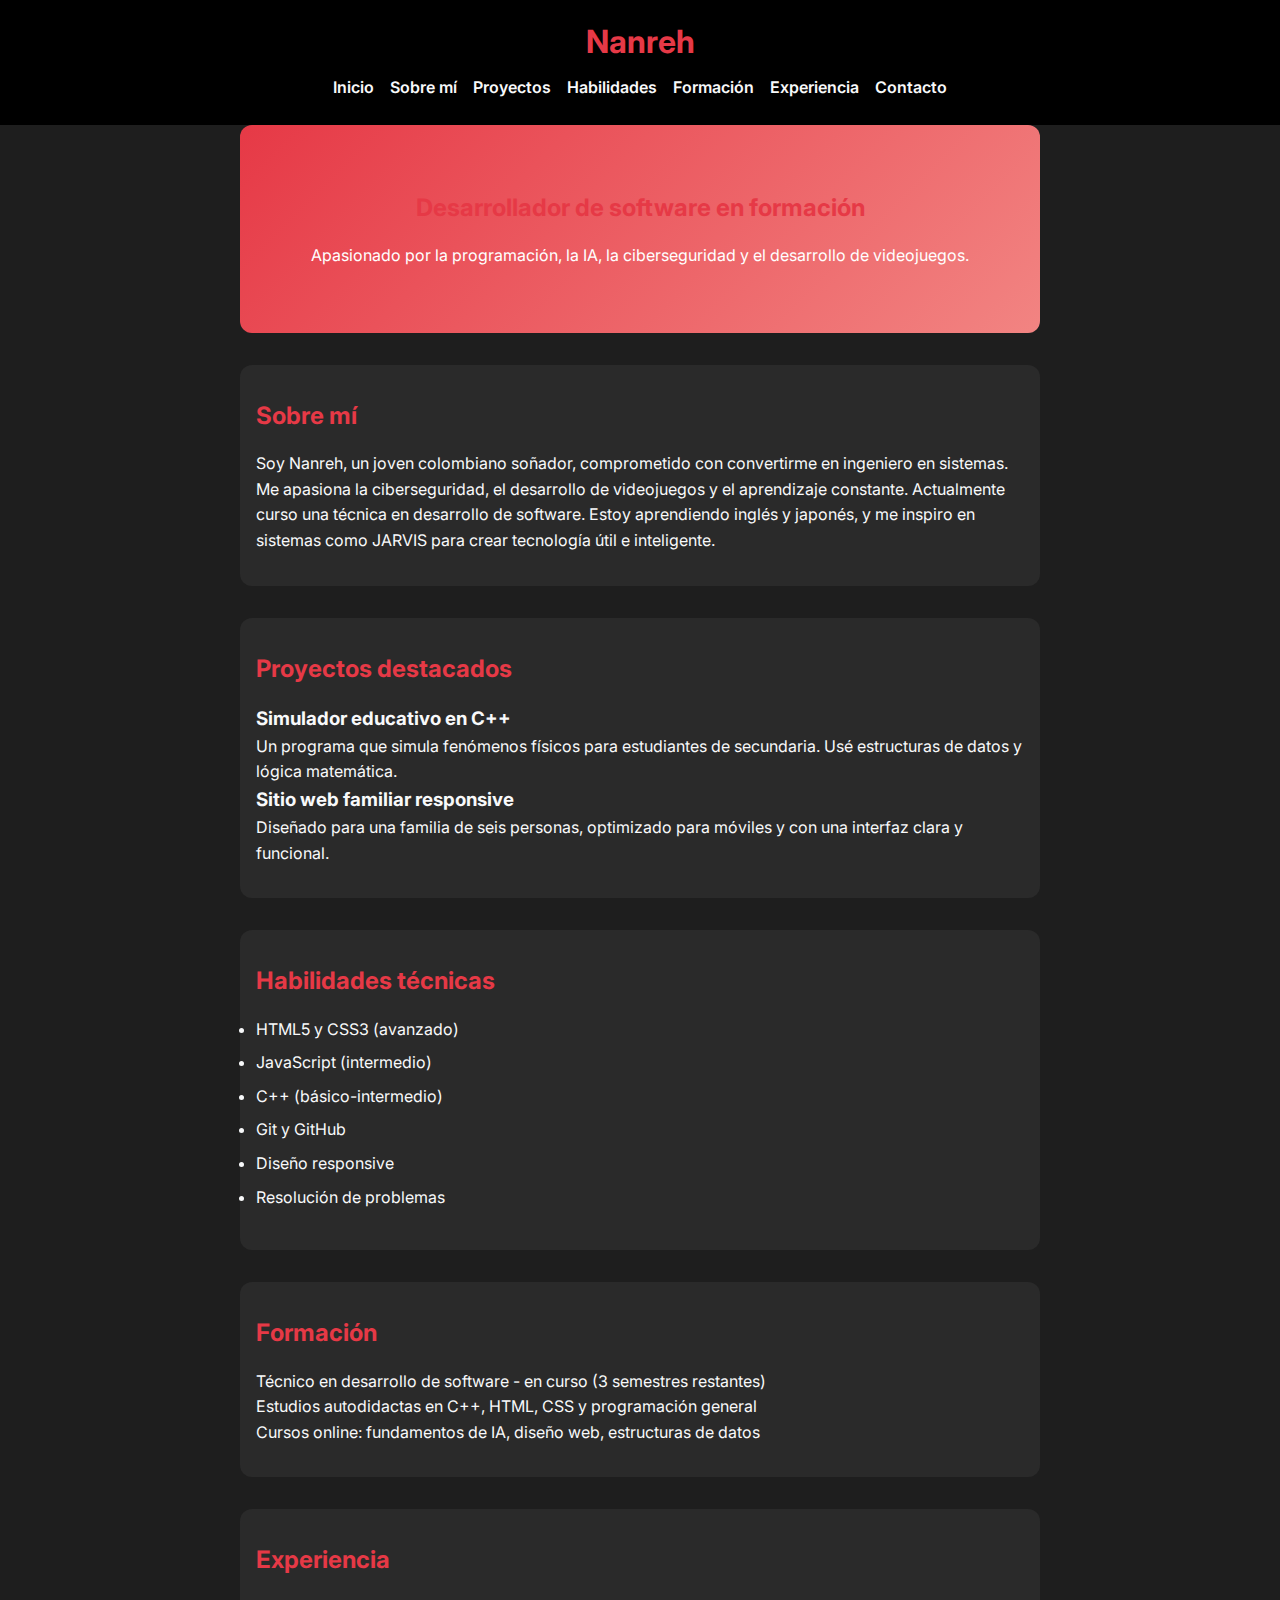
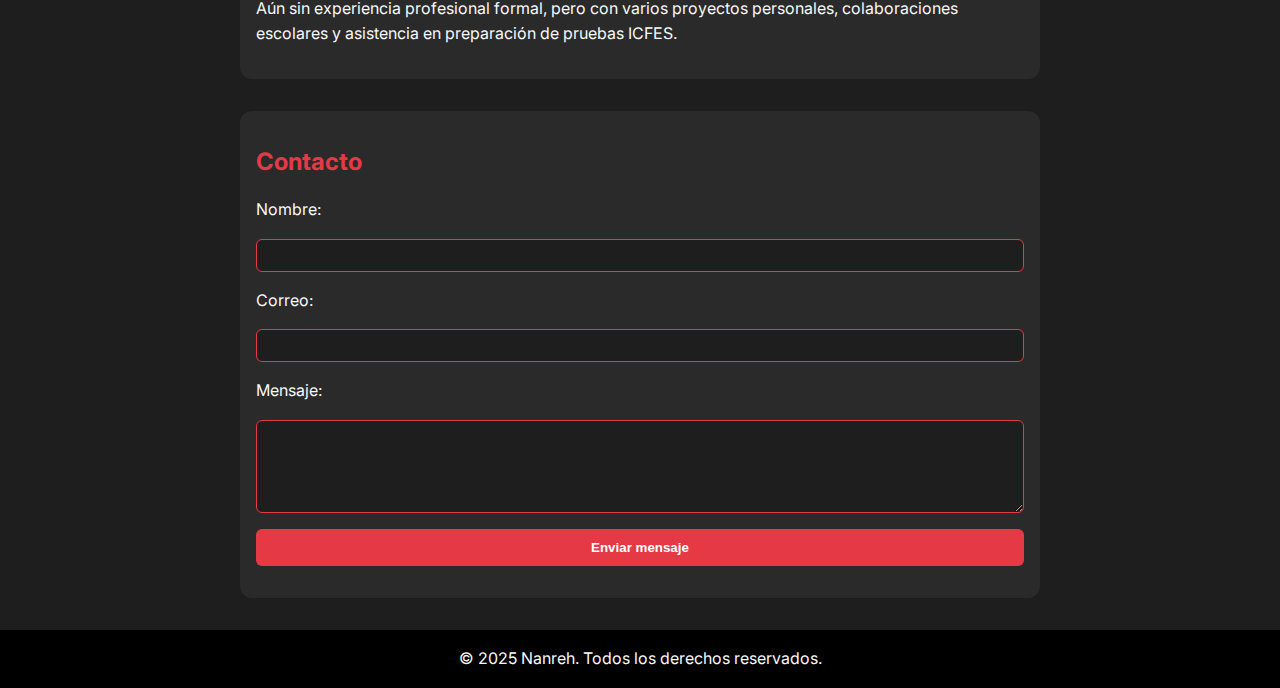
<file: index.html>
<!DOCTYPE html>
<html lang="es">
<head>
    <meta charset="UTF-8">
    <meta name="viewport" content="width=device-width, initial-scale=1.0">
    <title>Portafolio de Nanreh</title>
    <link href="https://fonts.googleapis.com/css2?family=Inter:wght@400;600;800&display=swap" rel="stylesheet">
    <link rel="stylesheet" href="estilos_portafolio.css">
</head>
<body>

    <header>
        <nav>
            <h1>Nanreh</h1>
            <ul>
                <li><a href="#inicio">Inicio</a></li>
                <li><a href="#sobre-mi">Sobre mí</a></li>
                <li><a href="#proyectos">Proyectos</a></li>
                <li><a href="#habilidades">Habilidades</a></li>
                <li><a href="#formacion">Formación</a></li>
                <li><a href="#experiencia">Experiencia</a></li>
                <li><a href="#contacto">Contacto</a></li>
            </ul>
        </nav>
    </header>

    <section id="inicio" class="hero">
        <h2>Desarrollador de software en formación</h2>
        <p>Apasionado por la programación, la IA, la ciberseguridad y el desarrollo de videojuegos.</p>
    </section>

    <section id="sobre-mi">
        <h2>Sobre mí</h2>
        <p>Soy Nanreh, un joven colombiano soñador, comprometido con convertirme en ingeniero en sistemas. Me apasiona la ciberseguridad, el desarrollo de videojuegos y el aprendizaje constante. Actualmente curso una técnica en desarrollo de software. Estoy aprendiendo inglés y japonés, y me inspiro en sistemas como JARVIS para crear tecnología útil e inteligente.</p>
    </section>

    <section id="proyectos">
        <h2>Proyectos destacados</h2>
        <article>
            <h3>Simulador educativo en C++</h3>
            <p>Un programa que simula fenómenos físicos para estudiantes de secundaria. Usé estructuras de datos y lógica matemática.</p>
        </article>
        <article>
            <h3>Sitio web familiar responsive</h3>
            <p>Diseñado para una familia de seis personas, optimizado para móviles y con una interfaz clara y funcional.</p>
        </article>
    </section>

    <section id="habilidades">
        <h2>Habilidades técnicas</h2>
        <ul>
            <li>HTML5 y CSS3 (avanzado)</li>
            <li>JavaScript (intermedio)</li>
            <li>C++ (básico-intermedio)</li>
            <li>Git y GitHub</li>
            <li>Diseño responsive</li>
            <li>Resolución de problemas</li>
        </ul>
    </section>

    <section id="formacion">
        <h2>Formación</h2>
        <p>Técnico en desarrollo de software - en curso (3 semestres restantes)</p>
        <p>Estudios autodidactas en C++, HTML, CSS y programación general</p>
        <p>Cursos online: fundamentos de IA, diseño web, estructuras de datos</p>
    </section>

    <section id="experiencia">
        <h2>Experiencia</h2>
        <p>Aún sin experiencia profesional formal, pero con varios proyectos personales, colaboraciones escolares y asistencia en preparación de pruebas ICFES.</p>
    </section>

    <section id="contacto">
        <h2>Contacto</h2>
        <form action="#" method="post">
            <label for="nombre">Nombre:</label>
            <input type="text" id="nombre" name="nombre" required>

            <label for="correo">Correo:</label>
            <input type="email" id="correo" name="correo" required>

            <label for="mensaje">Mensaje:</label>
            <textarea id="mensaje" name="mensaje" rows="5" required></textarea>

            <button type="submit">Enviar mensaje</button>
        </form>
    </section>

    <footer>
        <p>© 2025 Nanreh. Todos los derechos reservados.</p>
    </footer>

</body>
</html>
</file>
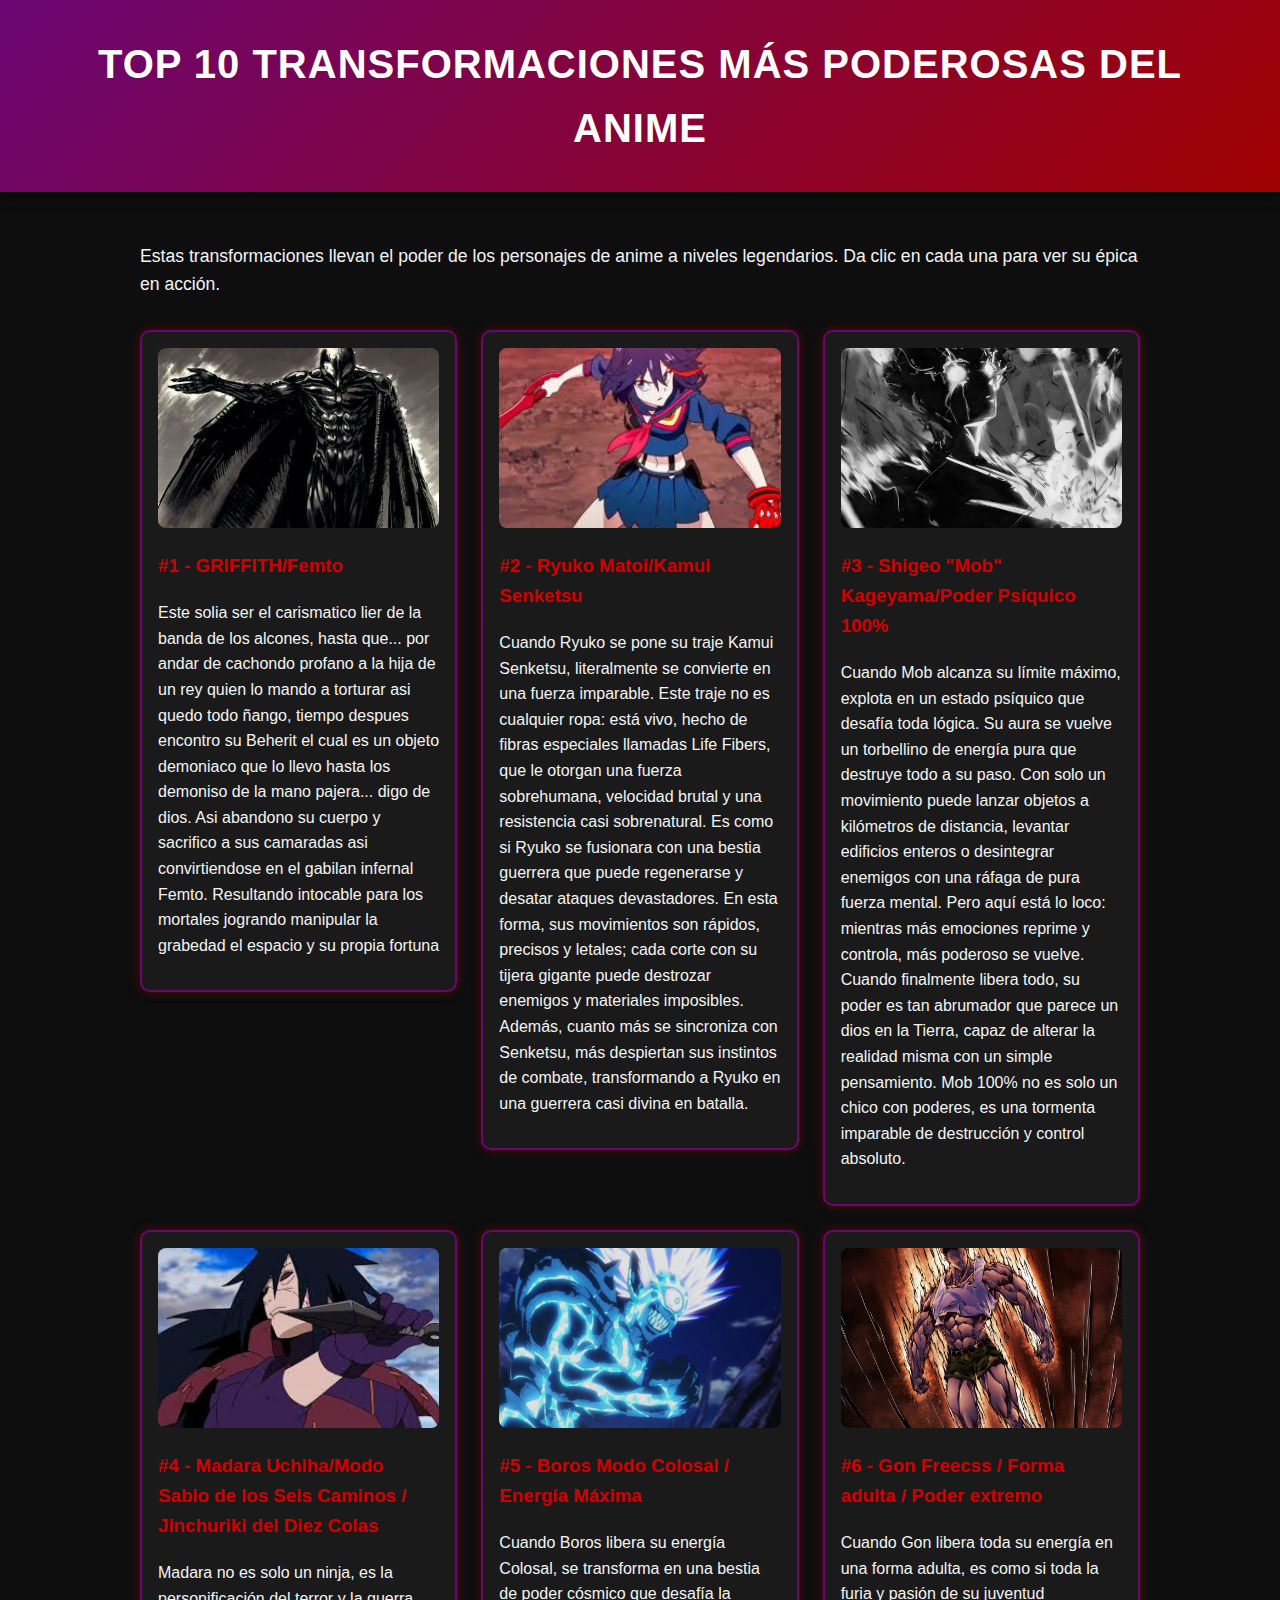
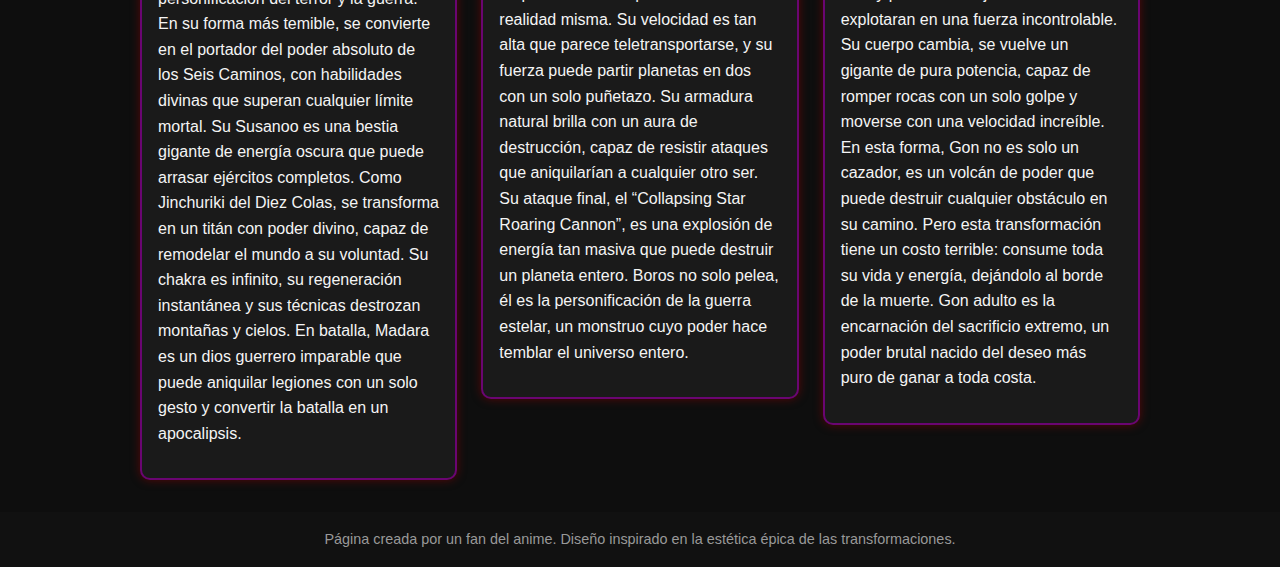
<file: GALERIA DE IMAGENES/index.html>
<!DOCTYPE html>
<html lang="es">
  <head>
    <meta charset="UTF-8" />
    <meta name="viewport" content="width=device-width, initial-scale=1.0" />
    <link rel="stylesheet" href="Styles.css" />
    <title>Top Transformaciones del Anime</title>
  </head>
  <body>
    <header>
      <h1>Top 10 Transformaciones Más Poderosas del Anime</h1>
    </header>

    <main>
      <section class="description">
        <p>
          Estas transformaciones llevan el poder de los personajes de anime a
          niveles legendarios. Da clic en cada una para ver su épica en acción.
        </p>
      </section>

      <section class="card-container">
        <a
          href="https://youtube.com/shorts/ktHcSXMHal4?si=SYfTflkUBI1GuKGV"
          target="_blank"
          class="card-link"
        >
          <article class="card">
            <img
              src="img/femto.jpg"
              alt="Ultra Instinto Goku"
              class="card-img"
            />
            <h3>#1 - GRIFFITH/Femto</h3>
            <p>
              Este solia ser el carismatico lier de la banda de los alcones,
              hasta que... por andar de cachondo profano a la hija de un rey
              quien lo mando a torturar asi quedo todo ñango, tiempo despues
              encontro su Beherit el cual es un objeto demoniaco que lo llevo
              hasta los demoniso de la mano pajera... digo de dios. Asi abandono
              su cuerpo y sacrifico a sus camaradas asi convirtiendose en el
              gabilan infernal Femto. Resultando intocable para los mortales
              jogrando manipular la grabedad el espacio y su propia fortuna
            </p>
          </article>
        </a>

        <a
          href="https://youtu.be/P3OQ8eLFSjE?si=iENVu3T5erkIzPUE"
          target="_blank"
          class="card-link"
        >
          <article class="card">
            <img
              src="img/Ryuko.jpg"
              alt="Modo Baryon Naruto"
              class="card-img"
            />
            <h3>#2 - Ryuko Matoi/Kamui Senketsu</h3>
            <p>
              Cuando Ryuko se pone su traje Kamui Senketsu, literalmente se
              convierte en una fuerza imparable. Este traje no es cualquier
              ropa: está vivo, hecho de fibras especiales llamadas Life Fibers,
              que le otorgan una fuerza sobrehumana, velocidad brutal y una
              resistencia casi sobrenatural. Es como si Ryuko se fusionara con
              una bestia guerrera que puede regenerarse y desatar ataques
              devastadores. En esta forma, sus movimientos son rápidos, precisos
              y letales; cada corte con su tijera gigante puede destrozar
              enemigos y materiales imposibles. Además, cuanto más se sincroniza
              con Senketsu, más despiertan sus instintos de combate,
              transformando a Ryuko en una guerrera casi divina en batalla.
            </p>
          </article>
        </a>

        <a
          href="https://youtube.com/shorts/_qZGRPxARYw?si=LYDN0mPJvuLdnh9M"
          target="_blank"
          class="card-link"
        >
          <article class="card">
            <img
              src="img/mob.jpg"
              alt="Sukuna Jujutsu Kaisen"
              class="card-img"
            />
            <h3>#3 - Shigeo "Mob" Kageyama/Poder Psíquico 100%</h3>
            <p>
              Cuando Mob alcanza su límite máximo, explota en un estado psíquico
              que desafía toda lógica. Su aura se vuelve un torbellino de
              energía pura que destruye todo a su paso. Con solo un movimiento
              puede lanzar objetos a kilómetros de distancia, levantar edificios
              enteros o desintegrar enemigos con una ráfaga de pura fuerza
              mental. Pero aquí está lo loco: mientras más emociones reprime y
              controla, más poderoso se vuelve. Cuando finalmente libera todo,
              su poder es tan abrumador que parece un dios en la Tierra, capaz
              de alterar la realidad misma con un simple pensamiento. Mob 100%
              no es solo un chico con poderes, es una tormenta imparable de
              destrucción y control absoluto.
            </p>
          </article>
        </a>

        <a
          href="https://youtube.com/shorts/-hg69nkc_3k?si=xznxfdAvMtXYGf-n"
          target="_blank"
          class="card-link"
        >
          <article class="card">
            <img
              src="img/madara.jpg"
              alt="Titan Fundador Eren"
              class="card-img"
            />
            <h3>
              #4 - Madara Uchiha/Modo Sabio de los Seis Caminos / Jinchuriki del
              Diez Colas
            </h3>
            <p>
              Madara no es solo un ninja, es la personificación del terror y la
              guerra. En su forma más temible, se convierte en el portador del
              poder absoluto de los Seis Caminos, con habilidades divinas que
              superan cualquier límite mortal. Su Susanoo es una bestia gigante
              de energía oscura que puede arrasar ejércitos completos. Como
              Jinchuriki del Diez Colas, se transforma en un titán con poder
              divino, capaz de remodelar el mundo a su voluntad. Su chakra es
              infinito, su regeneración instantánea y sus técnicas destrozan
              montañas y cielos. En batalla, Madara es un dios guerrero
              imparable que puede aniquilar legiones con un solo gesto y
              convertir la batalla en un apocalipsis.
            </p>
          </article>
        </a>

        <a
          href="https://youtube.com/shorts/aP29fyHKF7E?si=th5KjEFHqIFNuPgT"
          target="_blank"
          class="card-link"
        >
          <article class="card">
            <img
              src="img/boros.jpg"
              alt="Bankai Final Ichigo"
              class="card-img"
            />
            <h3>#5 - Boros Modo Colosal / Energía Máxima</h3>
            <p>
              Cuando Boros libera su energía Colosal, se transforma en una
              bestia de poder cósmico que desafía la realidad misma. Su
              velocidad es tan alta que parece teletransportarse, y su fuerza
              puede partir planetas en dos con un solo puñetazo. Su armadura
              natural brilla con un aura de destrucción, capaz de resistir
              ataques que aniquilarían a cualquier otro ser. Su ataque final, el
              “Collapsing Star Roaring Cannon”, es una explosión de energía tan
              masiva que puede destruir un planeta entero. Boros no solo pelea,
              él es la personificación de la guerra estelar, un monstruo cuyo
              poder hace temblar el universo entero.
            </p>
          </article>
        </a>

        <a
          href="https://youtube.com/shorts/4nDZMI2k8DE?si=Ux1-x2CKwid4fxez"
          target="_blank"
          class="card-link"
        >
          <article class="card">
            <img
              src="img/gon.jpg"
              alt="Dragon Force Natsu"
              class="card-img"
            />
            <h3>#6 - Gon Freecss / Forma adulta / Poder extremo</h3>
            <p>
              Cuando Gon libera toda su energía en una forma adulta, es como si
              toda la furia y pasión de su juventud explotaran en una fuerza
              incontrolable. Su cuerpo cambia, se vuelve un gigante de pura
              potencia, capaz de romper rocas con un solo golpe y moverse con
              una velocidad increíble. En esta forma, Gon no es solo un cazador,
              es un volcán de poder que puede destruir cualquier obstáculo en su
              camino. Pero esta transformación tiene un costo terrible: consume
              toda su vida y energía, dejándolo al borde de la muerte. Gon
              adulto es la encarnación del sacrificio extremo, un poder brutal
              nacido del deseo más puro de ganar a toda costa.
            </p>
          </article>
        </a>
      </section>
    </main>

    <footer>
      Página creada por un fan del anime. Diseño inspirado en la estética épica
      de las transformaciones.
    </footer>
  </body>
</html>
</file>
<file: GALERIA DE IMAGENES/Styles.css>
/* ====== Estilos globales y fondo oscuro anime ====== */
    body {
      margin: 0;
      font-family: 'Segoe UI', Tahoma, Geneva, Verdana, sans-serif;
      background-color: #0e0e0e;
      color: #f4f4f4;
      line-height: 1.6;
    }

    /* ====== Encabezado impactante ====== */
    header {
      background: linear-gradient(135deg, #6a0572, #a00000);
      padding: 2rem;
      text-align: center;
      color: #fff;
      box-shadow: 0 4px 10px rgba(0, 0, 0, 0.5);
    }

    header h1 {
      margin: 0;
      font-size: 2.5rem;
      text-transform: uppercase;
      letter-spacing: 1px;
    }

    /* ====== Contenido principal ====== */
    main {
      max-width: 1000px;
      margin: auto;
      padding: 2rem 1rem;
    }

    .description {
      margin-bottom: 2rem;
      font-size: 1.1rem;
    }

    /* ====== Tarjetas y enlaces ====== */
    .card-container {
      display: grid;
      grid-template-columns: repeat(auto-fit, minmax(250px, 1fr));
      gap: 1.5rem;
    }

    .card-link {
      text-decoration: none;
      color: inherit;
      display: block;
      transition: transform 0.2s ease;
    }

    .card-link:hover {
      transform: scale(1.02);
    }

    .card {
      background-color: #1a1a1a;
      border: 2px solid #6a0572;
      border-radius: 10px;
      padding: 1rem;
      box-shadow: 0 0 10px rgba(160, 0, 0, 0.5);
      transition: transform 0.3s, box-shadow 0.3s;
    }

    .card:hover {
      box-shadow: 0 0 20px rgba(160, 0, 0, 0.8);
    }

    .card h3 {
      margin-top: 0.5rem;
      color: #d10000;
    }

    .card-img {
      width: 100%;
      height: 180px;
      object-fit: cover;
      border-radius: 8px;
      margin-bottom: 0.5rem;
    }

    /* ====== Pie de página ====== */
    footer {
      background-color: #111;
      text-align: center;
      padding: 1rem;
      font-size: 0.9rem;
      color: #999;
    }

    @media (max-width: 600px) {
      header h1 {
        font-size: 1.8rem;
      }
    }
</file>
<file: estilos_portafolio.css>
/* Tipografía y reset básico */
/* Reset y fuente */
* {
    margin: 0;
    padding: 0;
    box-sizing: border-box;
}

body {
    font-family: 'Inter', sans-serif;
    line-height: 1.6;
    background-color: #1e1e1e; /* Fondo negro */
    color: #f8f9fa; /* Texto claro */
}

/* Navegación */
header {
    background-color: #000000;
    padding: 1rem;
}

nav {
    display: flex;
    flex-direction: column;
    align-items: center;
}

nav h1 {
    font-size: 2rem;
    margin-bottom: 0.5rem;
    color: #e63946;
}

nav ul {
    list-style: none;
    display: flex;
    flex-wrap: wrap;
    gap: 1rem;
}

nav a {
    text-decoration: none;
    color: #f8f9fa;
    font-weight: 600;
    transition: color 0.3s;
}

nav a:hover {
    color: #e63946;
}

/* Hero */
.hero {
    text-align: center;
    padding: 4rem 1rem;
    background: linear-gradient(135deg, #e63946, #f28482);
    color: white;
}

/* Secciones */
section {
    padding: 2rem 1rem;
    max-width: 800px;
    margin: auto;
    background-color: #2a2a2a;
    border-radius: 12px;
    margin-bottom: 2rem;
}

h2 {
    margin-bottom: 1rem;
    color: #e63946;
}

ul li {
    margin-bottom: 0.5rem;
}

/* Formularios */
form {
    display: flex;
    flex-direction: column;
    gap: 1rem;
}

input, textarea {
    padding: 0.5rem;
    background-color: #1e1e1e;
    color: #f8f9fa;
    border: 1px solid #e63946;
    border-radius: 6px;
}

input:focus, textarea:focus {
    outline: none;
    border-color: #f28482;
}

button {
    padding: 0.7rem;
    background-color: #e63946;
    color: white;
    border: none;
    border-radius: 6px;
    cursor: pointer;
    font-weight: bold;
    transition: background-color 0.3s;
}

button:hover {
    background-color: #f28482;
}

/* Footer */
footer {
    text-align: center;
    padding: 1rem;
    background-color: #000000;
    color: #f8f9fa;
    margin-top: 2rem;
}

/* Responsive */
@media (max-width: 768px) {
    nav ul {
        flex-direction: column;
        align-items: center;
    }

    section {
        padding: 1.5rem;
    }
}
</file>
